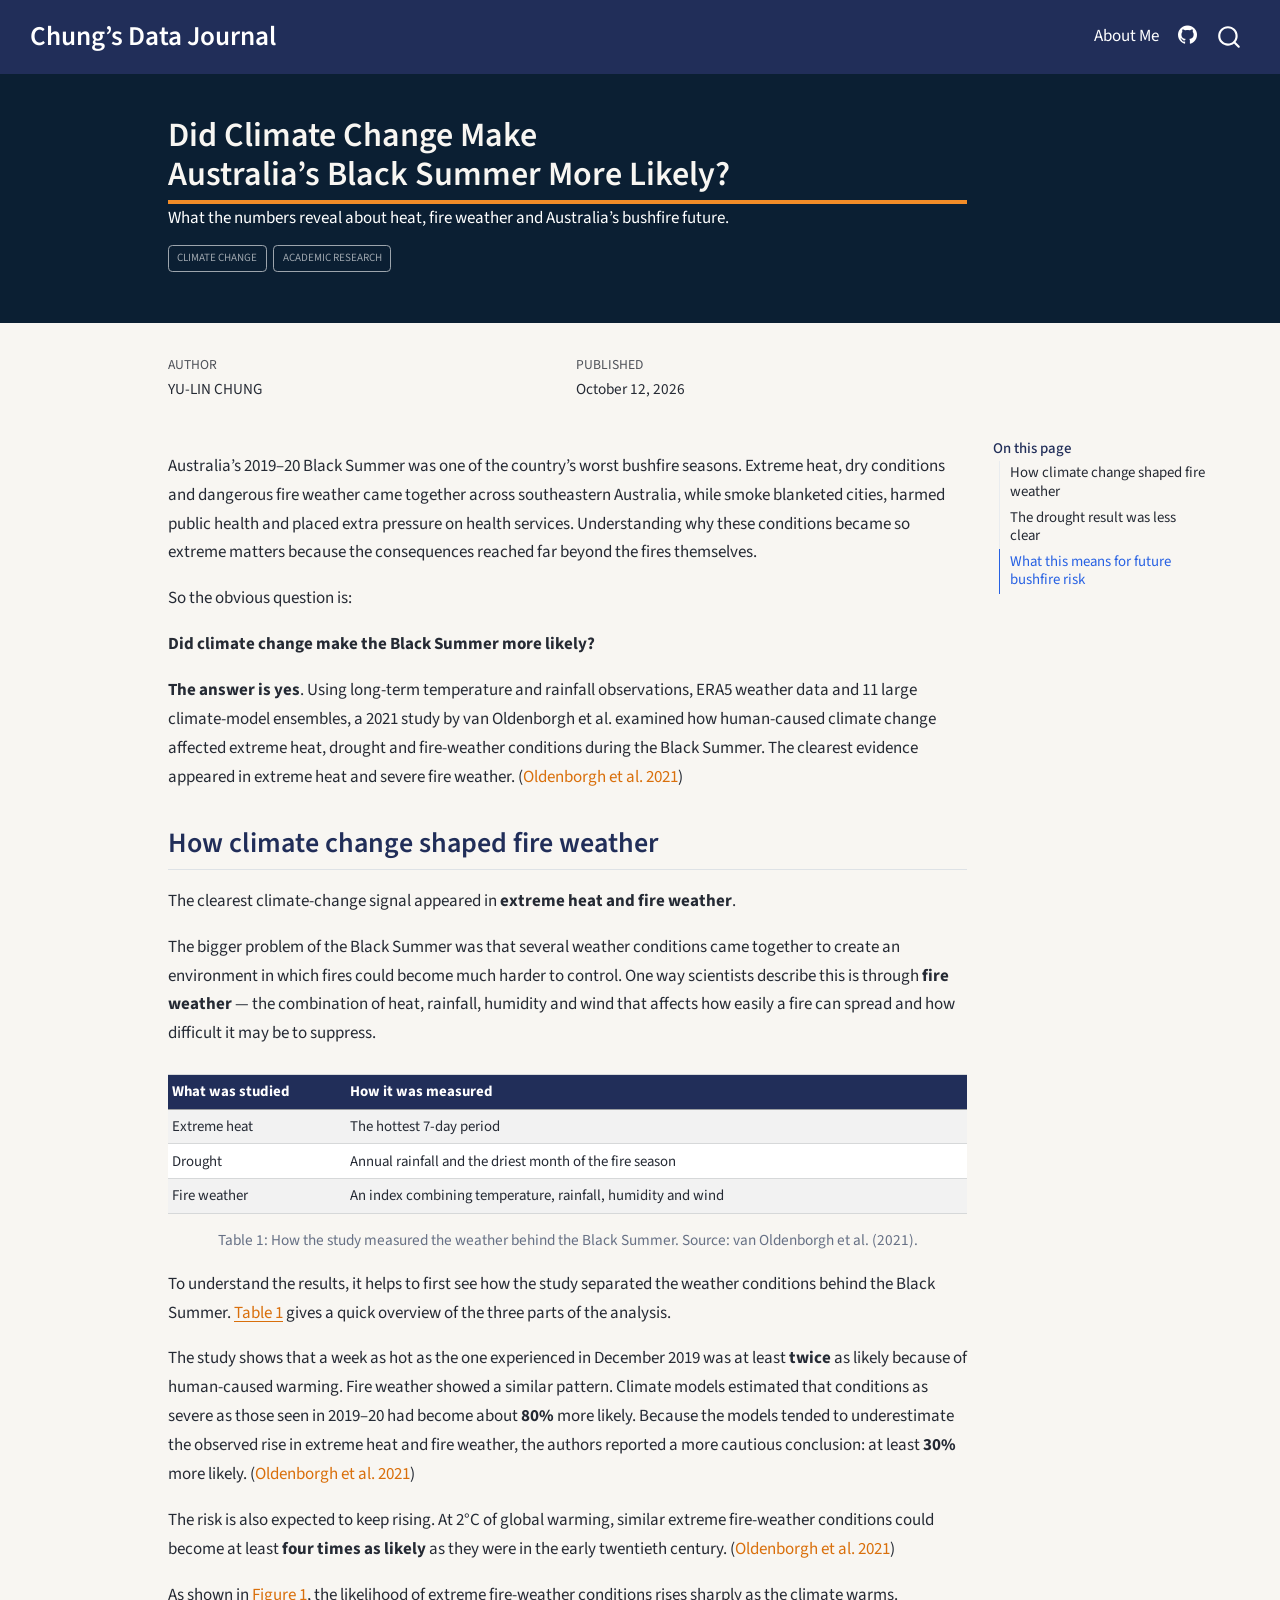
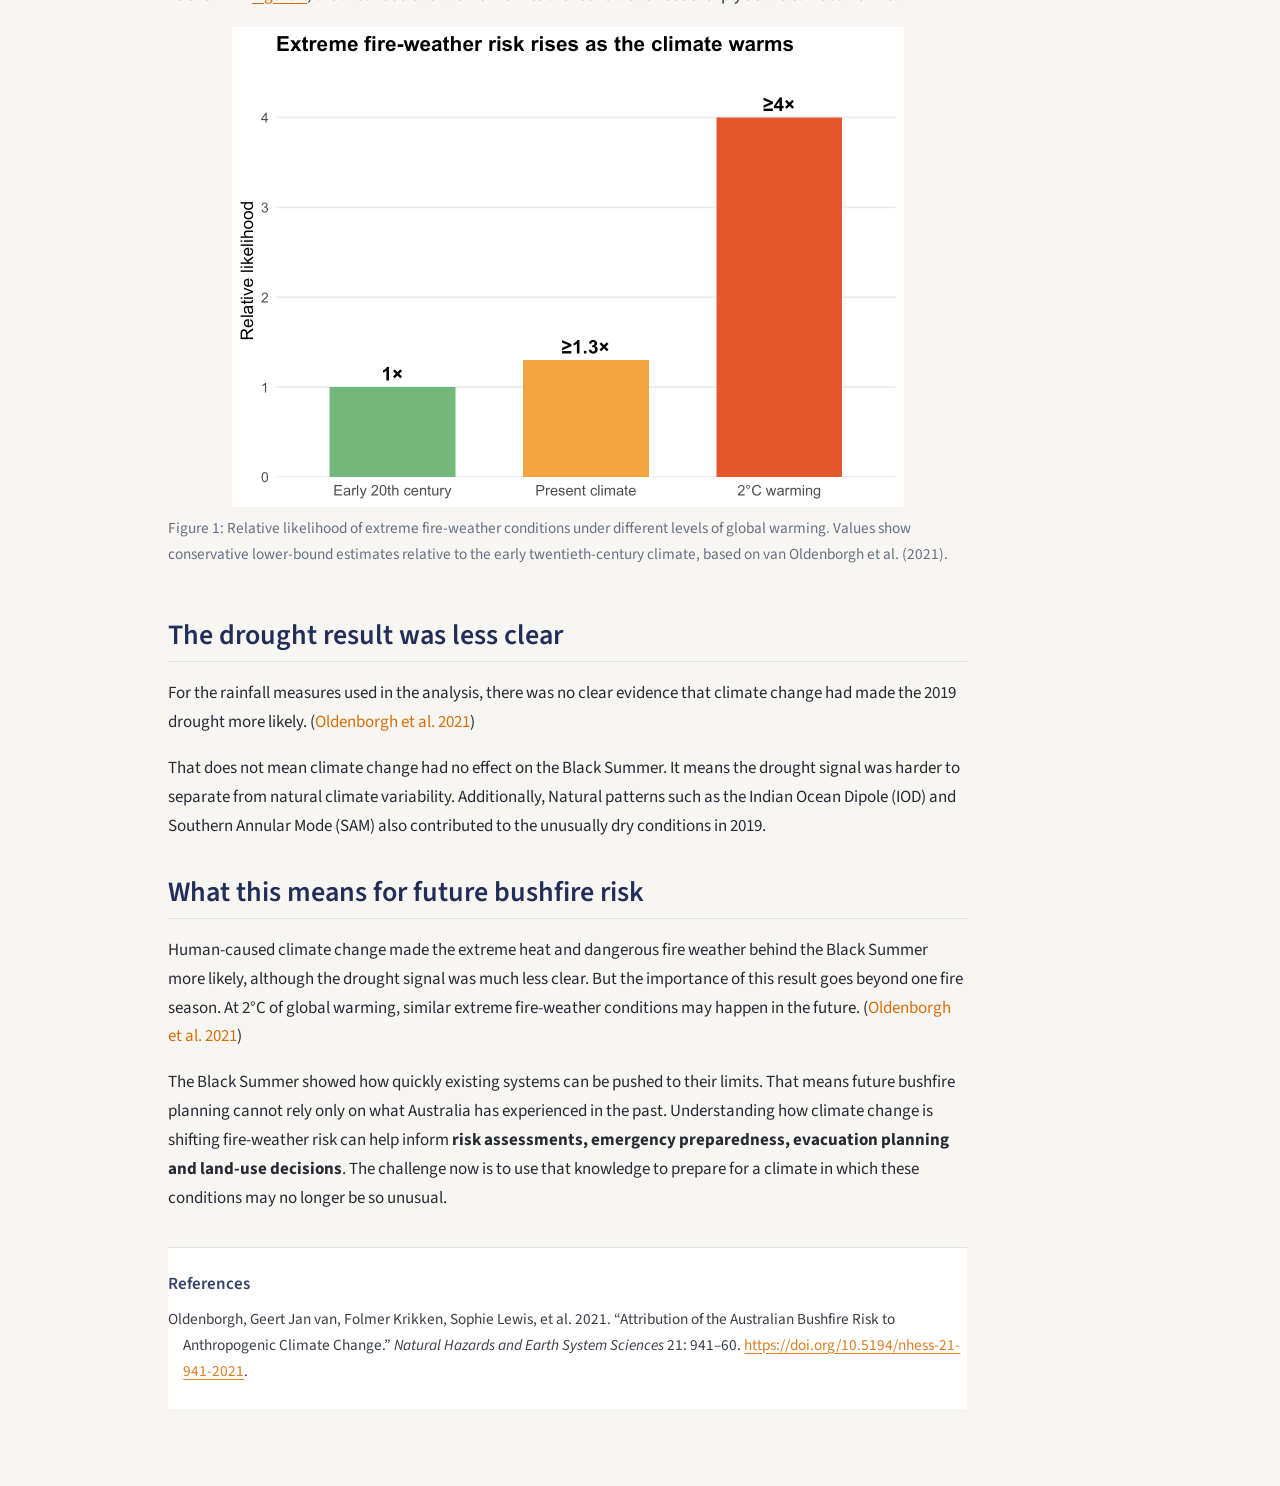
<file: posts/welcome/index.html>
<!DOCTYPE html>
<html xmlns="http://www.w3.org/1999/xhtml" lang="en" xml:lang="en"><head>

<meta charset="utf-8">
<meta name="generator" content="quarto-1.9.30">

<meta name="viewport" content="width=device-width, initial-scale=1.0, user-scalable=yes">

<meta name="author" content="YU-LIN CHUNG">
<meta name="dcterms.date" content="2026-10-12">
<meta name="description" content="What the numbers reveal about heat, fire weather and Australia’s bushfire future.">

<title>Did Climate Change Make Australia’s Black Summer More Likely? – Chung's Data Journal</title>
<style>
/* Default styles provided by pandoc.
** See https://pandoc.org/MANUAL.html#variables-for-html for config info.
*/
code{white-space: pre-wrap;}
span.smallcaps{font-variant: small-caps;}
div.columns{display: flex; gap: min(4vw, 1.5em);}
div.column{flex: auto; overflow-x: auto;}
div.hanging-indent{margin-left: 1.5em; text-indent: -1.5em;}
ul.task-list{list-style: none;}
ul.task-list li input[type="checkbox"] {
  width: 0.8em;
  margin: 0 0.8em 0.2em -1em; /* quarto-specific, see https://github.com/quarto-dev/quarto-cli/issues/4556 */ 
  vertical-align: middle;
}
/* CSS for citations */
div.csl-bib-body { }
div.csl-entry {
  clear: both;
}
.hanging-indent div.csl-entry {
  margin-left:2em;
  text-indent:-2em;
}
div.csl-left-margin {
  min-width:2em;
  float:left;
}
div.csl-right-inline {
  margin-left:2em;
  padding-left:1em;
}
div.csl-indent {
  margin-left: 2em;
}</style>


<script src="../../site_libs/quarto-nav/quarto-nav.js"></script>
<script src="../../site_libs/quarto-nav/headroom.min.js"></script>
<script src="../../site_libs/clipboard/clipboard.min.js"></script>
<script src="../../site_libs/quarto-search/autocomplete.umd.js"></script>
<script src="../../site_libs/quarto-search/fuse.min.js"></script>
<script src="../../site_libs/quarto-search/quarto-search.js"></script>
<meta name="quarto:offset" content="../../">
<script src="../../site_libs/quarto-html/quarto.js" type="module"></script>
<script src="../../site_libs/quarto-html/tabsets/tabsets.js" type="module"></script>
<script src="../../site_libs/quarto-html/popper.min.js"></script>
<script src="../../site_libs/quarto-html/tippy.umd.min.js"></script>
<script src="../../site_libs/quarto-html/anchor.min.js"></script>
<link href="../../site_libs/quarto-html/tippy.css" rel="stylesheet">
<link href="../../site_libs/quarto-html/quarto-syntax-highlighting-b6a8276bf55561bdbc268162d41bd1f7.css" rel="stylesheet" id="quarto-text-highlighting-styles">
<script src="../../site_libs/bootstrap/bootstrap.min.js"></script>
<link href="../../site_libs/bootstrap/bootstrap-icons.css" rel="stylesheet">
<link href="../../site_libs/bootstrap/bootstrap-4cdc4796310bebe81319b5e88b9b9c6e.min.css" rel="stylesheet" append-hash="true" id="quarto-bootstrap" data-mode="light">
<script id="quarto-search-options" type="application/json">{
  "location": "navbar",
  "copy-button": false,
  "collapse-after": 3,
  "panel-placement": "end",
  "type": "overlay",
  "limit": 50,
  "keyboard-shortcut": [
    "f",
    "/",
    "s"
  ],
  "show-item-context": false,
  "language": {
    "search-no-results-text": "No results",
    "search-matching-documents-text": "matching documents",
    "search-copy-link-title": "Copy link to search",
    "search-hide-matches-text": "Hide additional matches",
    "search-more-match-text": "more match in this document",
    "search-more-matches-text": "more matches in this document",
    "search-clear-button-title": "Clear",
    "search-text-placeholder": "",
    "search-detached-cancel-button-title": "Cancel",
    "search-submit-button-title": "Submit",
    "search-label": "Search"
  }
}</script>


<link rel="stylesheet" href="../../styles.css">
</head>

<body class="nav-fixed article-page quarto-light">

<div id="quarto-search-results"></div>
  <header id="quarto-header" class="headroom fixed-top quarto-banner">
    <nav class="navbar navbar-expand-lg " data-bs-theme="dark">
      <div class="navbar-container container-fluid">
      <div class="navbar-brand-container mx-auto">
    <a class="navbar-brand" href="../../index.html">
    <span class="navbar-title">Chung’s Data Journal</span>
    </a>
  </div>
            <div id="quarto-search" class="" title="Search"></div>
          <button class="navbar-toggler" type="button" data-bs-toggle="collapse" data-bs-target="#navbarCollapse" aria-controls="navbarCollapse" role="menu" aria-expanded="false" aria-label="Toggle navigation" onclick="if (window.quartoToggleHeadroom) { window.quartoToggleHeadroom(); }">
  <span class="navbar-toggler-icon"></span>
</button>
          <div class="collapse navbar-collapse" id="navbarCollapse">
            <ul class="navbar-nav navbar-nav-scroll ms-auto">
  <li class="nav-item">
    <a class="nav-link" href="../../about.html"> 
<span class="menu-text">About Me</span></a>
  </li>  
  <li class="nav-item compact">
    <a class="nav-link" href="https://github.com/yulinchung"> <i class="bi bi-github" role="img" aria-label="GitHub">
</i> 
<span class="menu-text"></span></a>
  </li>  
</ul>
          </div> <!-- /navcollapse -->
            <div class="quarto-navbar-tools">
</div>
      </div> <!-- /container-fluid -->
    </nav>
</header>
<!-- content -->
<header id="title-block-header" class="quarto-title-block default page-columns page-full">
  <div class="quarto-title-banner page-columns page-full">
    <div class="quarto-title column-body">
      <h1 class="title">Did Climate Change Make<br>Australia’s Black Summer More Likely?</h1>
                  <div>
        <div class="description">
          What the numbers reveal about heat, fire weather and Australia’s bushfire future.
        </div>
      </div>
                          <div class="quarto-categories">
                <div class="quarto-category">Climate Change</div>
                <div class="quarto-category">Academic Research</div>
              </div>
                  </div>
  </div>
    
  
  <div class="quarto-title-meta">

      <div>
      <div class="quarto-title-meta-heading">Author</div>
      <div class="quarto-title-meta-contents">
               <p>YU-LIN CHUNG </p>
            </div>
    </div>
      
      <div>
      <div class="quarto-title-meta-heading">Published</div>
      <div class="quarto-title-meta-contents">
        <p class="date">October 12, 2026</p>
      </div>
    </div>
    
      
    </div>
    
  
  </header><div id="quarto-content" class="quarto-container page-columns page-rows-contents page-layout-article page-navbar">
<!-- sidebar -->
<!-- margin-sidebar -->
    <div id="quarto-margin-sidebar" class="sidebar margin-sidebar">
        <nav id="TOC" role="doc-toc" class="toc-active">
    <h2 id="toc-title">On this page</h2>
   
  <ul>
  <li><a href="#how-climate-change-shaped-fire-weather" id="toc-how-climate-change-shaped-fire-weather" class="nav-link active" data-scroll-target="#how-climate-change-shaped-fire-weather">How climate change shaped fire weather</a></li>
  <li><a href="#the-drought-result-was-less-clear" id="toc-the-drought-result-was-less-clear" class="nav-link" data-scroll-target="#the-drought-result-was-less-clear">The drought result was less clear</a></li>
  <li><a href="#what-this-means-for-future-bushfire-risk" id="toc-what-this-means-for-future-bushfire-risk" class="nav-link" data-scroll-target="#what-this-means-for-future-bushfire-risk">What this means for future bushfire risk</a></li>
  </ul>
</nav>
    </div>
<!-- main -->
<main class="content quarto-banner-title-block" id="quarto-document-content">





<p>Australia’s 2019–20 Black Summer was one of the country’s worst bushfire seasons. Extreme heat, dry conditions and dangerous fire weather came together across southeastern Australia, while smoke blanketed cities, harmed public health and placed extra pressure on health services. Understanding why these conditions became so extreme matters because the consequences reached far beyond the fires themselves.</p>
<p>So the obvious question is:</p>
<p><strong>Did climate change make the Black Summer more likely?</strong></p>
<p><strong>The answer is yes</strong>. Using long-term temperature and rainfall observations, ERA5 weather data and 11 large climate-model ensembles, a 2021 study by van Oldenborgh et al.&nbsp;examined how human-caused climate change affected extreme heat, drought and fire-weather conditions during the Black Summer. The clearest evidence appeared in extreme heat and severe fire weather. <span class="citation" data-cites="vanoldenborgh2021">(<a href="#ref-vanoldenborgh2021" role="doc-biblioref">Oldenborgh et al. 2021</a>)</span></p>
<section id="how-climate-change-shaped-fire-weather" class="level2">
<h2 class="anchored" data-anchor-id="how-climate-change-shaped-fire-weather">How climate change shaped fire weather</h2>
<p>The clearest climate-change signal appeared in <strong>extreme heat and fire weather</strong>.</p>
<p>The bigger problem of the Black Summer was that several weather conditions came together to create an environment in which fires could become much harder to control. One way scientists describe this is through <strong>fire weather</strong> — the combination of heat, rainfall, humidity and wind that affects how easily a fire can spread and how difficult it may be to suppress.</p>
<div class="cell" data-tbl-cap-location="bottom">
<div id="tbl-measures" class="cell quarto-float quarto-figure quarto-figure-center anchored" data-tbl-cap-location="bottom">
<figure class="quarto-float quarto-float-tbl figure">
<div aria-describedby="tbl-measures-caption-0ceaefa1-69ba-4598-a22c-09a6ac19f8ca">
<div class="cell-output-display">
<table class="cell caption-top table table-sm table-striped small">
<colgroup>
<col style="width: 22%">
<col style="width: 77%">
</colgroup>
<thead>
<tr class="header">
<th style="text-align: left;">What was studied</th>
<th style="text-align: left;">How it was measured</th>
</tr>
</thead>
<tbody>
<tr class="odd">
<td style="text-align: left;">Extreme heat</td>
<td style="text-align: left;">The hottest 7-day period</td>
</tr>
<tr class="even">
<td style="text-align: left;">Drought</td>
<td style="text-align: left;">Annual rainfall and the driest month of the fire season</td>
</tr>
<tr class="odd">
<td style="text-align: left;">Fire weather</td>
<td style="text-align: left;">An index combining temperature, rainfall, humidity and wind</td>
</tr>
</tbody>
</table>
</div>
</div>
<figcaption class="quarto-float-caption-bottom quarto-float-caption quarto-float-tbl" id="tbl-measures-caption-0ceaefa1-69ba-4598-a22c-09a6ac19f8ca">
Table&nbsp;1: How the study measured the weather behind the Black Summer. Source: van Oldenborgh et al.&nbsp;(2021).
</figcaption>
</figure>
</div>
</div>
<p>To understand the results, it helps to first see how the study separated the weather conditions behind the Black Summer. <a href="#tbl-measures" class="quarto-xref">Table&nbsp;1</a> gives a quick overview of the three parts of the analysis.</p>
<p>The study shows that a week as hot as the one experienced in December 2019 was at least <strong>twice</strong> as likely because of human-caused warming. Fire weather showed a similar pattern. Climate models estimated that conditions as severe as those seen in 2019–20 had become about <strong>80%</strong> more likely. Because the models tended to underestimate the observed rise in extreme heat and fire weather, the authors reported a more cautious conclusion: at least <strong>30%</strong> more likely. <span class="citation" data-cites="vanoldenborgh2021">(<a href="#ref-vanoldenborgh2021" role="doc-biblioref">Oldenborgh et al. 2021</a>)</span></p>
<p>The risk is also expected to keep rising. At 2°C of global warming, similar extreme fire-weather conditions could become at least <strong>four times as likely</strong> as they were in the early twentieth century. <span class="citation" data-cites="vanoldenborgh2021">(<a href="#ref-vanoldenborgh2021" role="doc-biblioref">Oldenborgh et al. 2021</a>)</span></p>
<p>As shown in <a href="#fig-fire-weather-risk" class="quarto-xref">Figure&nbsp;1</a>, the likelihood of extreme fire-weather conditions rises sharply as the climate warms.</p>
<div class="cell">
<div class="cell-output-display">
<div id="fig-fire-weather-risk" class="quarto-float quarto-figure quarto-figure-center anchored">
<figure class="quarto-float quarto-float-fig figure">
<div aria-describedby="fig-fire-weather-risk-caption-0ceaefa1-69ba-4598-a22c-09a6ac19f8ca">
<img src="index_files/figure-html/fig-fire-weather-risk-1.png" class="img-fluid figure-img" width="672">
</div>
<figcaption class="quarto-float-caption-bottom quarto-float-caption quarto-float-fig" id="fig-fire-weather-risk-caption-0ceaefa1-69ba-4598-a22c-09a6ac19f8ca">
Figure&nbsp;1: Relative likelihood of extreme fire-weather conditions under different levels of global warming. Values show conservative lower-bound estimates relative to the early twentieth-century climate, based on van Oldenborgh et al.&nbsp;(2021).
</figcaption>
</figure>
</div>
</div>
</div>
</section>
<section id="the-drought-result-was-less-clear" class="level2">
<h2 class="anchored" data-anchor-id="the-drought-result-was-less-clear">The drought result was less clear</h2>
<p>For the rainfall measures used in the analysis, there was no clear evidence that climate change had made the 2019 drought more likely. <span class="citation" data-cites="vanoldenborgh2021">(<a href="#ref-vanoldenborgh2021" role="doc-biblioref">Oldenborgh et al. 2021</a>)</span></p>
<p>That does not mean climate change had no effect on the Black Summer. It means the drought signal was harder to separate from natural climate variability. Additionally, Natural patterns such as the Indian Ocean Dipole (IOD) and Southern Annular Mode (SAM) also contributed to the unusually dry conditions in 2019.</p>
</section>
<section id="what-this-means-for-future-bushfire-risk" class="level2">
<h2 class="anchored" data-anchor-id="what-this-means-for-future-bushfire-risk">What this means for future bushfire risk</h2>
<p>Human-caused climate change made the extreme heat and dangerous fire weather behind the Black Summer more likely, although the drought signal was much less clear. But the importance of this result goes beyond one fire season. At 2°C of global warming, similar extreme fire-weather conditions may happen in the future. <span class="citation" data-cites="vanoldenborgh2021">(<a href="#ref-vanoldenborgh2021" role="doc-biblioref">Oldenborgh et al. 2021</a>)</span></p>
<p>The Black Summer showed how quickly existing systems can be pushed to their limits. That means future bushfire planning cannot rely only on what Australia has experienced in the past. Understanding how climate change is shifting fire-weather risk can help inform <strong>risk assessments, emergency preparedness, evacuation planning and land-use decisions</strong>. The challenge now is to use that knowledge to prepare for a climate in which these conditions may no longer be so unusual.</p>



</section>

<div id="quarto-appendix" class="default"><section class="quarto-appendix-contents" role="doc-bibliography" id="quarto-bibliography"><h2 class="anchored quarto-appendix-heading">References</h2><div id="refs" class="references csl-bib-body hanging-indent" role="list">
<div id="ref-vanoldenborgh2021" class="csl-entry" role="listitem">
Oldenborgh, Geert Jan van, Folmer Krikken, Sophie Lewis, et al. 2021. <span>“Attribution of the Australian Bushfire Risk to Anthropogenic Climate Change.”</span> <em>Natural Hazards and Earth System Sciences</em> 21: 941–60. <a href="https://doi.org/10.5194/nhess-21-941-2021">https://doi.org/10.5194/nhess-21-941-2021</a>.
</div>
</div></section></div></main> <!-- /main -->
<script id="quarto-html-after-body" type="application/javascript">
  window.document.addEventListener("DOMContentLoaded", function (event) {
    const icon = "";
    const anchorJS = new window.AnchorJS();
    anchorJS.options = {
      placement: 'right',
      icon: icon
    };
    anchorJS.add('.anchored');
    const isCodeAnnotation = (el) => {
      for (const clz of el.classList) {
        if (clz.startsWith('code-annotation-')) {                     
          return true;
        }
      }
      return false;
    }
    const onCopySuccess = function(e) {
      // button target
      const button = e.trigger;
      // don't keep focus
      button.blur();
      // flash "checked"
      button.classList.add('code-copy-button-checked');
      var currentTitle = button.getAttribute("title");
      button.setAttribute("title", "Copied!");
      let tooltip;
      if (window.bootstrap) {
        button.setAttribute("data-bs-toggle", "tooltip");
        button.setAttribute("data-bs-placement", "left");
        button.setAttribute("data-bs-title", "Copied!");
        tooltip = new bootstrap.Tooltip(button, 
          { trigger: "manual", 
            customClass: "code-copy-button-tooltip",
            offset: [0, -8]});
        tooltip.show();    
      }
      setTimeout(function() {
        if (tooltip) {
          tooltip.hide();
          button.removeAttribute("data-bs-title");
          button.removeAttribute("data-bs-toggle");
          button.removeAttribute("data-bs-placement");
        }
        button.setAttribute("title", currentTitle);
        button.classList.remove('code-copy-button-checked');
      }, 1000);
      // clear code selection
      e.clearSelection();
    }
    const getTextToCopy = function(trigger) {
      const outerScaffold = trigger.parentElement.cloneNode(true);
      const codeEl = outerScaffold.querySelector('code');
      for (const childEl of codeEl.children) {
        if (isCodeAnnotation(childEl)) {
          childEl.remove();
        }
      }
      return codeEl.innerText;
    }
    const clipboard = new window.ClipboardJS('.code-copy-button:not([data-in-quarto-modal])', {
      text: getTextToCopy
    });
    clipboard.on('success', onCopySuccess);
    if (window.document.getElementById('quarto-embedded-source-code-modal')) {
      const clipboardModal = new window.ClipboardJS('.code-copy-button[data-in-quarto-modal]', {
        text: getTextToCopy,
        container: window.document.getElementById('quarto-embedded-source-code-modal')
      });
      clipboardModal.on('success', onCopySuccess);
    }
      var localhostRegex = new RegExp(/^(?:http|https):\/\/localhost\:?[0-9]*\//);
      var mailtoRegex = new RegExp(/^mailto:/);
        var filterRegex = new RegExp("https:\/\/ETC5523-2026\.github\.io\/etc5523-assignment-3-yulinchung\/");
      var isInternal = (href) => {
          return filterRegex.test(href) || localhostRegex.test(href) || mailtoRegex.test(href);
      }
      // Inspect non-navigation links and adorn them if external
     var links = window.document.querySelectorAll('a[href]:not(.nav-link):not(.navbar-brand):not(.toc-action):not(.sidebar-link):not(.sidebar-item-toggle):not(.pagination-link):not(.no-external):not([aria-hidden]):not(.dropdown-item):not(.quarto-navigation-tool):not(.about-link)');
      for (var i=0; i<links.length; i++) {
        const link = links[i];
        if (!isInternal(link.href)) {
          // undo the damage that might have been done by quarto-nav.js in the case of
          // links that we want to consider external
          if (link.dataset.originalHref !== undefined) {
            link.href = link.dataset.originalHref;
          }
        }
      }
    function tippyHover(el, contentFn, onTriggerFn, onUntriggerFn) {
      const config = {
        allowHTML: true,
        maxWidth: 500,
        delay: 100,
        arrow: false,
        appendTo: function(el) {
            return el.parentElement;
        },
        interactive: true,
        interactiveBorder: 10,
        theme: 'quarto',
        placement: 'bottom-start',
      };
      if (contentFn) {
        config.content = contentFn;
      }
      if (onTriggerFn) {
        config.onTrigger = onTriggerFn;
      }
      if (onUntriggerFn) {
        config.onUntrigger = onUntriggerFn;
      }
      window.tippy(el, config); 
    }
    const noterefs = window.document.querySelectorAll('a[role="doc-noteref"]');
    for (var i=0; i<noterefs.length; i++) {
      const ref = noterefs[i];
      tippyHover(ref, function() {
        // use id or data attribute instead here
        let href = ref.getAttribute('data-footnote-href') || ref.getAttribute('href');
        try { href = new URL(href).hash; } catch {}
        const id = href.replace(/^#\/?/, "");
        const note = window.document.getElementById(id);
        if (note) {
          return note.innerHTML;
        } else {
          return "";
        }
      });
    }
    const xrefs = window.document.querySelectorAll('a.quarto-xref');
    const processXRef = (id, note) => {
      // Strip column container classes
      const stripColumnClz = (el) => {
        el.classList.remove("page-full", "page-columns");
        if (el.children) {
          for (const child of el.children) {
            stripColumnClz(child);
          }
        }
      }
      stripColumnClz(note)
      if (id === null || id.startsWith('sec-')) {
        // Special case sections, only their first couple elements
        const container = document.createElement("div");
        if (note.children && note.children.length > 2) {
          container.appendChild(note.children[0].cloneNode(true));
          for (let i = 1; i < note.children.length; i++) {
            const child = note.children[i];
            if (child.tagName === "P" && child.innerText === "") {
              continue;
            } else {
              container.appendChild(child.cloneNode(true));
              break;
            }
          }
          if (window.Quarto?.typesetMath) {
            window.Quarto.typesetMath(container);
          }
          return container.innerHTML
        } else {
          if (window.Quarto?.typesetMath) {
            window.Quarto.typesetMath(note);
          }
          return note.innerHTML;
        }
      } else {
        // Remove any anchor links if they are present
        const anchorLink = note.querySelector('a.anchorjs-link');
        if (anchorLink) {
          anchorLink.remove();
        }
        if (window.Quarto?.typesetMath) {
          window.Quarto.typesetMath(note);
        }
        if (note.classList.contains("callout")) {
          return note.outerHTML;
        } else {
          return note.innerHTML;
        }
      }
    }
    for (var i=0; i<xrefs.length; i++) {
      const xref = xrefs[i];
      tippyHover(xref, undefined, function(instance) {
        instance.disable();
        let url = xref.getAttribute('href');
        let hash = undefined; 
        if (url.startsWith('#')) {
          hash = url;
        } else {
          try { hash = new URL(url).hash; } catch {}
        }
        if (hash) {
          const id = hash.replace(/^#\/?/, "");
          const note = window.document.getElementById(id);
          if (note !== null) {
            try {
              const html = processXRef(id, note.cloneNode(true));
              instance.setContent(html);
            } finally {
              instance.enable();
              instance.show();
            }
          } else {
            // See if we can fetch this
            fetch(url.split('#')[0])
            .then(res => res.text())
            .then(html => {
              const parser = new DOMParser();
              const htmlDoc = parser.parseFromString(html, "text/html");
              const note = htmlDoc.getElementById(id);
              if (note !== null) {
                const html = processXRef(id, note);
                instance.setContent(html);
              } 
            }).finally(() => {
              instance.enable();
              instance.show();
            });
          }
        } else {
          // See if we can fetch a full url (with no hash to target)
          // This is a special case and we should probably do some content thinning / targeting
          fetch(url)
          .then(res => res.text())
          .then(html => {
            const parser = new DOMParser();
            const htmlDoc = parser.parseFromString(html, "text/html");
            const note = htmlDoc.querySelector('main.content');
            if (note !== null) {
              // This should only happen for chapter cross references
              // (since there is no id in the URL)
              // remove the first header
              if (note.children.length > 0 && note.children[0].tagName === "HEADER") {
                note.children[0].remove();
              }
              const html = processXRef(null, note);
              instance.setContent(html);
            } 
          }).finally(() => {
            instance.enable();
            instance.show();
          });
        }
      }, function(instance) {
      });
    }
        let selectedAnnoteEl;
        const selectorForAnnotation = ( cell, annotation) => {
          let cellAttr = 'data-code-cell="' + cell + '"';
          let lineAttr = 'data-code-annotation="' +  annotation + '"';
          const selector = 'span[' + cellAttr + '][' + lineAttr + ']';
          return selector;
        }
        const selectCodeLines = (annoteEl) => {
          const doc = window.document;
          const targetCell = annoteEl.getAttribute("data-target-cell");
          const targetAnnotation = annoteEl.getAttribute("data-target-annotation");
          const annoteSpan = window.document.querySelector(selectorForAnnotation(targetCell, targetAnnotation));
          const lines = annoteSpan.getAttribute("data-code-lines").split(",");
          const lineIds = lines.map((line) => {
            return targetCell + "-" + line;
          })
          let top = null;
          let height = null;
          let parent = null;
          if (lineIds.length > 0) {
              //compute the position of the single el (top and bottom and make a div)
              const el = window.document.getElementById(lineIds[0]);
              top = el.offsetTop;
              height = el.offsetHeight;
              parent = el.parentElement.parentElement;
            if (lineIds.length > 1) {
              const lastEl = window.document.getElementById(lineIds[lineIds.length - 1]);
              const bottom = lastEl.offsetTop + lastEl.offsetHeight;
              height = bottom - top;
            }
            if (top !== null && height !== null && parent !== null) {
              // cook up a div (if necessary) and position it 
              let div = window.document.getElementById("code-annotation-line-highlight");
              if (div === null) {
                div = window.document.createElement("div");
                div.setAttribute("id", "code-annotation-line-highlight");
                div.style.position = 'absolute';
                parent.appendChild(div);
              }
              div.style.top = top - 2 + "px";
              div.style.height = height + 4 + "px";
              div.style.left = 0;
              let gutterDiv = window.document.getElementById("code-annotation-line-highlight-gutter");
              if (gutterDiv === null) {
                gutterDiv = window.document.createElement("div");
                gutterDiv.setAttribute("id", "code-annotation-line-highlight-gutter");
                gutterDiv.style.position = 'absolute';
                const codeCell = window.document.getElementById(targetCell);
                const gutter = codeCell.querySelector('.code-annotation-gutter');
                gutter.appendChild(gutterDiv);
              }
              gutterDiv.style.top = top - 2 + "px";
              gutterDiv.style.height = height + 4 + "px";
            }
            selectedAnnoteEl = annoteEl;
          }
        };
        const unselectCodeLines = () => {
          const elementsIds = ["code-annotation-line-highlight", "code-annotation-line-highlight-gutter"];
          elementsIds.forEach((elId) => {
            const div = window.document.getElementById(elId);
            if (div) {
              div.remove();
            }
          });
          selectedAnnoteEl = undefined;
        };
          // Handle positioning of the toggle
      window.addEventListener(
        "resize",
        throttle(() => {
          elRect = undefined;
          if (selectedAnnoteEl) {
            selectCodeLines(selectedAnnoteEl);
          }
        }, 10)
      );
      function throttle(fn, ms) {
      let throttle = false;
      let timer;
        return (...args) => {
          if(!throttle) { // first call gets through
              fn.apply(this, args);
              throttle = true;
          } else { // all the others get throttled
              if(timer) clearTimeout(timer); // cancel #2
              timer = setTimeout(() => {
                fn.apply(this, args);
                timer = throttle = false;
              }, ms);
          }
        };
      }
        // Attach click handler to the DT
        const annoteDls = window.document.querySelectorAll('dt[data-target-cell]');
        for (const annoteDlNode of annoteDls) {
          annoteDlNode.addEventListener('click', (event) => {
            const clickedEl = event.target;
            if (clickedEl !== selectedAnnoteEl) {
              unselectCodeLines();
              const activeEl = window.document.querySelector('dt[data-target-cell].code-annotation-active');
              if (activeEl) {
                activeEl.classList.remove('code-annotation-active');
              }
              selectCodeLines(clickedEl);
              clickedEl.classList.add('code-annotation-active');
            } else {
              // Unselect the line
              unselectCodeLines();
              clickedEl.classList.remove('code-annotation-active');
            }
          });
        }
    const findCites = (el) => {
      const parentEl = el.parentElement;
      if (parentEl) {
        const cites = parentEl.dataset.cites;
        if (cites) {
          return {
            el,
            cites: cites.split(' ')
          };
        } else {
          return findCites(el.parentElement)
        }
      } else {
        return undefined;
      }
    };
    var bibliorefs = window.document.querySelectorAll('a[role="doc-biblioref"]');
    for (var i=0; i<bibliorefs.length; i++) {
      const ref = bibliorefs[i];
      const citeInfo = findCites(ref);
      if (citeInfo) {
        tippyHover(citeInfo.el, function() {
          var popup = window.document.createElement('div');
          citeInfo.cites.forEach(function(cite) {
            var citeDiv = window.document.createElement('div');
            citeDiv.classList.add('hanging-indent');
            citeDiv.classList.add('csl-entry');
            var biblioDiv = window.document.getElementById('ref-' + cite);
            if (biblioDiv) {
              citeDiv.innerHTML = biblioDiv.innerHTML;
            }
            popup.appendChild(citeDiv);
          });
          return popup.innerHTML;
        });
      }
    }
  });
  </script>
</div> <!-- /content -->




</body></html>
</file>
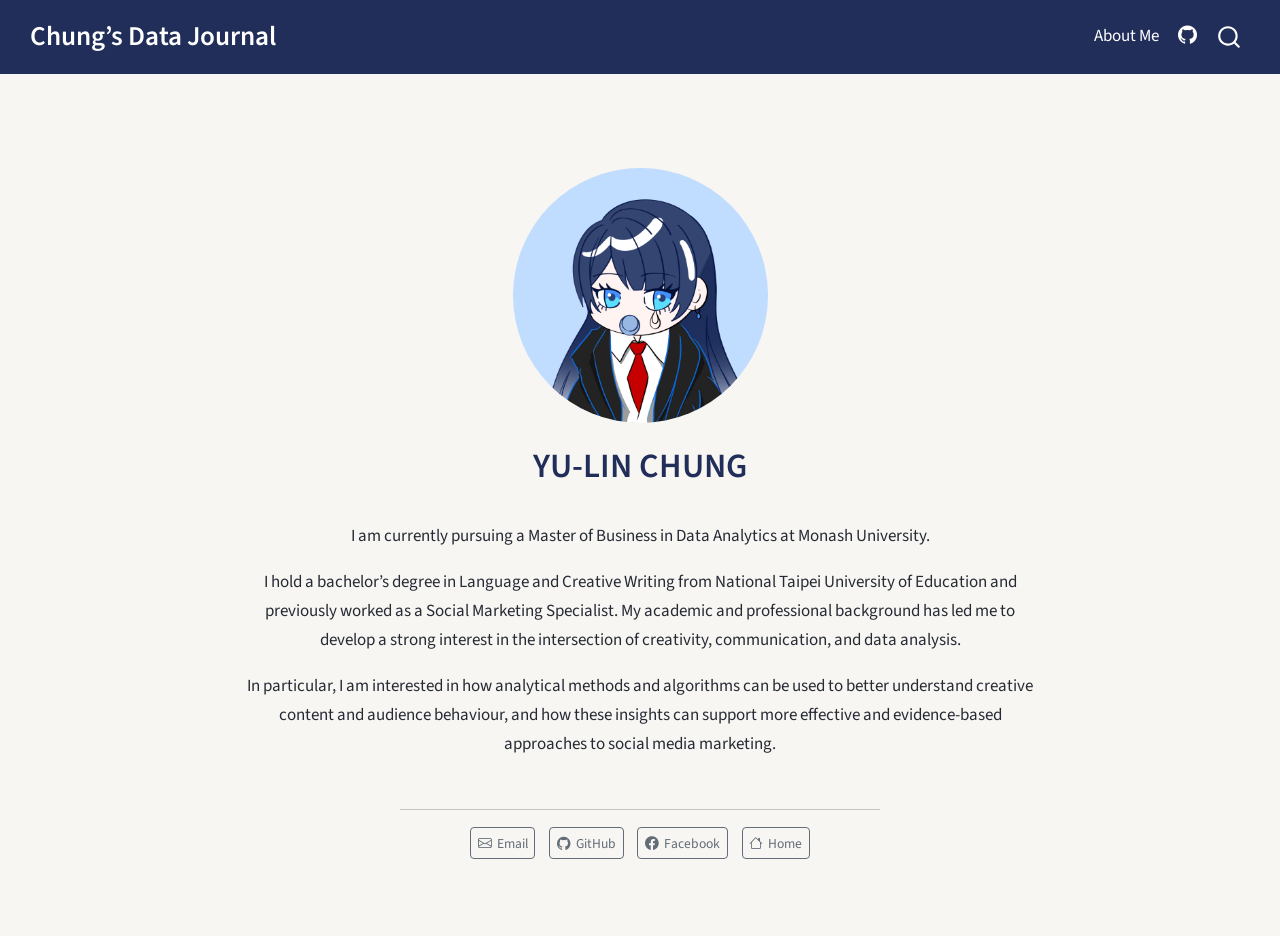
<file: about.html>
<!DOCTYPE html>
<html xmlns="http://www.w3.org/1999/xhtml" lang="en" xml:lang="en"><head>

<meta charset="utf-8">
<meta name="generator" content="quarto-1.9.30">

<meta name="viewport" content="width=device-width, initial-scale=1.0, user-scalable=yes">


<title>YU-LIN CHUNG – Chung’s Data Journal</title>
<style>
/* Default styles provided by pandoc.
** See https://pandoc.org/MANUAL.html#variables-for-html for config info.
*/
code{white-space: pre-wrap;}
span.smallcaps{font-variant: small-caps;}
div.columns{display: flex; gap: min(4vw, 1.5em);}
div.column{flex: auto; overflow-x: auto;}
div.hanging-indent{margin-left: 1.5em; text-indent: -1.5em;}
ul.task-list{list-style: none;}
ul.task-list li input[type="checkbox"] {
  width: 0.8em;
  margin: 0 0.8em 0.2em -1em; /* quarto-specific, see https://github.com/quarto-dev/quarto-cli/issues/4556 */ 
  vertical-align: middle;
}
</style>


<script src="site_libs/quarto-nav/quarto-nav.js"></script>
<script src="site_libs/quarto-nav/headroom.min.js"></script>
<script src="site_libs/clipboard/clipboard.min.js"></script>
<script src="site_libs/quarto-search/autocomplete.umd.js"></script>
<script src="site_libs/quarto-search/fuse.min.js"></script>
<script src="site_libs/quarto-search/quarto-search.js"></script>
<meta name="quarto:offset" content="./">
<script src="site_libs/quarto-html/quarto.js" type="module"></script>
<script src="site_libs/quarto-html/tabsets/tabsets.js" type="module"></script>
<script src="site_libs/quarto-html/popper.min.js"></script>
<script src="site_libs/quarto-html/tippy.umd.min.js"></script>
<link href="site_libs/quarto-html/tippy.css" rel="stylesheet">
<link href="site_libs/quarto-html/quarto-syntax-highlighting-b6a8276bf55561bdbc268162d41bd1f7.css" rel="stylesheet" id="quarto-text-highlighting-styles">
<script src="site_libs/bootstrap/bootstrap.min.js"></script>
<link href="site_libs/bootstrap/bootstrap-icons.css" rel="stylesheet">
<link href="site_libs/bootstrap/bootstrap-4cdc4796310bebe81319b5e88b9b9c6e.min.css" rel="stylesheet" append-hash="true" id="quarto-bootstrap" data-mode="light">
<script id="quarto-search-options" type="application/json">{
  "location": "navbar",
  "copy-button": false,
  "collapse-after": 3,
  "panel-placement": "end",
  "type": "overlay",
  "limit": 50,
  "keyboard-shortcut": [
    "f",
    "/",
    "s"
  ],
  "show-item-context": false,
  "language": {
    "search-no-results-text": "No results",
    "search-matching-documents-text": "matching documents",
    "search-copy-link-title": "Copy link to search",
    "search-hide-matches-text": "Hide additional matches",
    "search-more-match-text": "more match in this document",
    "search-more-matches-text": "more matches in this document",
    "search-clear-button-title": "Clear",
    "search-text-placeholder": "",
    "search-detached-cancel-button-title": "Cancel",
    "search-submit-button-title": "Submit",
    "search-label": "Search"
  }
}</script>


<link rel="stylesheet" href="styles.css">
</head>

<body class="nav-fixed fullcontent quarto-light">

<div id="quarto-search-results"></div>
  <header id="quarto-header" class="headroom fixed-top">
    <nav class="navbar navbar-expand-lg " data-bs-theme="dark">
      <div class="navbar-container container-fluid">
      <div class="navbar-brand-container mx-auto">
    <a class="navbar-brand" href="./index.html">
    <span class="navbar-title">Chung’s Data Journal</span>
    </a>
  </div>
            <div id="quarto-search" class="" title="Search"></div>
          <button class="navbar-toggler" type="button" data-bs-toggle="collapse" data-bs-target="#navbarCollapse" aria-controls="navbarCollapse" role="menu" aria-expanded="false" aria-label="Toggle navigation" onclick="if (window.quartoToggleHeadroom) { window.quartoToggleHeadroom(); }">
  <span class="navbar-toggler-icon"></span>
</button>
          <div class="collapse navbar-collapse" id="navbarCollapse">
            <ul class="navbar-nav navbar-nav-scroll ms-auto">
  <li class="nav-item">
    <a class="nav-link active" href="./about.html" aria-current="page"> 
<span class="menu-text">About Me</span></a>
  </li>  
  <li class="nav-item compact">
    <a class="nav-link" href="https://github.com/yulinchung"> <i class="bi bi-github" role="img" aria-label="GitHub">
</i> 
<span class="menu-text"></span></a>
  </li>  
</ul>
          </div> <!-- /navcollapse -->
            <div class="quarto-navbar-tools">
</div>
      </div> <!-- /container-fluid -->
    </nav>
</header>
<!-- content -->
<div id="quarto-content" class="quarto-container page-columns page-rows-contents page-layout-article page-navbar">
<!-- sidebar -->
<!-- margin-sidebar -->
    
<!-- main -->
<div class="quarto-about-jolla">
  <img src="profilepic.jpg" class="about-image
  round " style="height: 15em; width: 15em;">
 <header id="title-block-header" class="quarto-title-block default">
<div class="quarto-title">
<h1 class="title">YU-LIN CHUNG</h1>
</div>
<div class="quarto-title-meta">
  </div>
</header><main class="content" id="quarto-document-content">
<p>I am currently pursuing a Master of Business in Data Analytics at Monash University.</p>
<p>I hold a bachelor’s degree in Language and Creative Writing from National Taipei University of Education and previously worked as a Social Marketing Specialist. My academic and professional background has led me to develop a strong interest in the intersection of creativity, communication, and data analysis.</p>
<p>In particular, I am interested in how analytical methods and algorithms can be used to better understand creative content and audience behaviour, and how these insights can support more effective and evidence-based approaches to social media marketing.</p>


</main> 
  <hr class="about-sep">
   <div class="about-links">
  <a href="mailto:ychu0093@student.monash.edu" class="about-link" rel="" target="">
    <i class="bi bi-envelope"></i>
     <span class="about-link-text">Email</span>
  </a>
  <a href="https://github.com/yulinchung" class="about-link" rel="" target="">
    <i class="bi bi-github"></i>
     <span class="about-link-text">GitHub</span>
  </a>
  <a href="https://www.facebook.com/zhong.yu.lin.141311/" class="about-link" rel="" target="">
    <i class="bi bi-facebook"></i>
     <span class="about-link-text">Facebook</span>
  </a>
  <a href="https://etc5523-2026.github.io/etc5523-assignment-3-yulinchung/" class="about-link" rel="" target="">
    <i class="bi bi-house"></i>
     <span class="about-link-text">Home</span>
  </a>
</div>
</div>
 <!-- /main -->
<script id="quarto-html-after-body" type="application/javascript">
  window.document.addEventListener("DOMContentLoaded", function (event) {
    const isCodeAnnotation = (el) => {
      for (const clz of el.classList) {
        if (clz.startsWith('code-annotation-')) {                     
          return true;
        }
      }
      return false;
    }
    const onCopySuccess = function(e) {
      // button target
      const button = e.trigger;
      // don't keep focus
      button.blur();
      // flash "checked"
      button.classList.add('code-copy-button-checked');
      var currentTitle = button.getAttribute("title");
      button.setAttribute("title", "Copied!");
      let tooltip;
      if (window.bootstrap) {
        button.setAttribute("data-bs-toggle", "tooltip");
        button.setAttribute("data-bs-placement", "left");
        button.setAttribute("data-bs-title", "Copied!");
        tooltip = new bootstrap.Tooltip(button, 
          { trigger: "manual", 
            customClass: "code-copy-button-tooltip",
            offset: [0, -8]});
        tooltip.show();    
      }
      setTimeout(function() {
        if (tooltip) {
          tooltip.hide();
          button.removeAttribute("data-bs-title");
          button.removeAttribute("data-bs-toggle");
          button.removeAttribute("data-bs-placement");
        }
        button.setAttribute("title", currentTitle);
        button.classList.remove('code-copy-button-checked');
      }, 1000);
      // clear code selection
      e.clearSelection();
    }
    const getTextToCopy = function(trigger) {
      const outerScaffold = trigger.parentElement.cloneNode(true);
      const codeEl = outerScaffold.querySelector('code');
      for (const childEl of codeEl.children) {
        if (isCodeAnnotation(childEl)) {
          childEl.remove();
        }
      }
      return codeEl.innerText;
    }
    const clipboard = new window.ClipboardJS('.code-copy-button:not([data-in-quarto-modal])', {
      text: getTextToCopy
    });
    clipboard.on('success', onCopySuccess);
    if (window.document.getElementById('quarto-embedded-source-code-modal')) {
      const clipboardModal = new window.ClipboardJS('.code-copy-button[data-in-quarto-modal]', {
        text: getTextToCopy,
        container: window.document.getElementById('quarto-embedded-source-code-modal')
      });
      clipboardModal.on('success', onCopySuccess);
    }
      var localhostRegex = new RegExp(/^(?:http|https):\/\/localhost\:?[0-9]*\//);
      var mailtoRegex = new RegExp(/^mailto:/);
        var filterRegex = new RegExp("https:\/\/ETC5523-2026\.github\.io\/etc5523-assignment-3-yulinchung\/");
      var isInternal = (href) => {
          return filterRegex.test(href) || localhostRegex.test(href) || mailtoRegex.test(href);
      }
      // Inspect non-navigation links and adorn them if external
     var links = window.document.querySelectorAll('a[href]:not(.nav-link):not(.navbar-brand):not(.toc-action):not(.sidebar-link):not(.sidebar-item-toggle):not(.pagination-link):not(.no-external):not([aria-hidden]):not(.dropdown-item):not(.quarto-navigation-tool):not(.about-link)');
      for (var i=0; i<links.length; i++) {
        const link = links[i];
        if (!isInternal(link.href)) {
          // undo the damage that might have been done by quarto-nav.js in the case of
          // links that we want to consider external
          if (link.dataset.originalHref !== undefined) {
            link.href = link.dataset.originalHref;
          }
        }
      }
    function tippyHover(el, contentFn, onTriggerFn, onUntriggerFn) {
      const config = {
        allowHTML: true,
        maxWidth: 500,
        delay: 100,
        arrow: false,
        appendTo: function(el) {
            return el.parentElement;
        },
        interactive: true,
        interactiveBorder: 10,
        theme: 'quarto',
        placement: 'bottom-start',
      };
      if (contentFn) {
        config.content = contentFn;
      }
      if (onTriggerFn) {
        config.onTrigger = onTriggerFn;
      }
      if (onUntriggerFn) {
        config.onUntrigger = onUntriggerFn;
      }
      window.tippy(el, config); 
    }
    const noterefs = window.document.querySelectorAll('a[role="doc-noteref"]');
    for (var i=0; i<noterefs.length; i++) {
      const ref = noterefs[i];
      tippyHover(ref, function() {
        // use id or data attribute instead here
        let href = ref.getAttribute('data-footnote-href') || ref.getAttribute('href');
        try { href = new URL(href).hash; } catch {}
        const id = href.replace(/^#\/?/, "");
        const note = window.document.getElementById(id);
        if (note) {
          return note.innerHTML;
        } else {
          return "";
        }
      });
    }
    const xrefs = window.document.querySelectorAll('a.quarto-xref');
    const processXRef = (id, note) => {
      // Strip column container classes
      const stripColumnClz = (el) => {
        el.classList.remove("page-full", "page-columns");
        if (el.children) {
          for (const child of el.children) {
            stripColumnClz(child);
          }
        }
      }
      stripColumnClz(note)
      if (id === null || id.startsWith('sec-')) {
        // Special case sections, only their first couple elements
        const container = document.createElement("div");
        if (note.children && note.children.length > 2) {
          container.appendChild(note.children[0].cloneNode(true));
          for (let i = 1; i < note.children.length; i++) {
            const child = note.children[i];
            if (child.tagName === "P" && child.innerText === "") {
              continue;
            } else {
              container.appendChild(child.cloneNode(true));
              break;
            }
          }
          if (window.Quarto?.typesetMath) {
            window.Quarto.typesetMath(container);
          }
          return container.innerHTML
        } else {
          if (window.Quarto?.typesetMath) {
            window.Quarto.typesetMath(note);
          }
          return note.innerHTML;
        }
      } else {
        // Remove any anchor links if they are present
        const anchorLink = note.querySelector('a.anchorjs-link');
        if (anchorLink) {
          anchorLink.remove();
        }
        if (window.Quarto?.typesetMath) {
          window.Quarto.typesetMath(note);
        }
        if (note.classList.contains("callout")) {
          return note.outerHTML;
        } else {
          return note.innerHTML;
        }
      }
    }
    for (var i=0; i<xrefs.length; i++) {
      const xref = xrefs[i];
      tippyHover(xref, undefined, function(instance) {
        instance.disable();
        let url = xref.getAttribute('href');
        let hash = undefined; 
        if (url.startsWith('#')) {
          hash = url;
        } else {
          try { hash = new URL(url).hash; } catch {}
        }
        if (hash) {
          const id = hash.replace(/^#\/?/, "");
          const note = window.document.getElementById(id);
          if (note !== null) {
            try {
              const html = processXRef(id, note.cloneNode(true));
              instance.setContent(html);
            } finally {
              instance.enable();
              instance.show();
            }
          } else {
            // See if we can fetch this
            fetch(url.split('#')[0])
            .then(res => res.text())
            .then(html => {
              const parser = new DOMParser();
              const htmlDoc = parser.parseFromString(html, "text/html");
              const note = htmlDoc.getElementById(id);
              if (note !== null) {
                const html = processXRef(id, note);
                instance.setContent(html);
              } 
            }).finally(() => {
              instance.enable();
              instance.show();
            });
          }
        } else {
          // See if we can fetch a full url (with no hash to target)
          // This is a special case and we should probably do some content thinning / targeting
          fetch(url)
          .then(res => res.text())
          .then(html => {
            const parser = new DOMParser();
            const htmlDoc = parser.parseFromString(html, "text/html");
            const note = htmlDoc.querySelector('main.content');
            if (note !== null) {
              // This should only happen for chapter cross references
              // (since there is no id in the URL)
              // remove the first header
              if (note.children.length > 0 && note.children[0].tagName === "HEADER") {
                note.children[0].remove();
              }
              const html = processXRef(null, note);
              instance.setContent(html);
            } 
          }).finally(() => {
            instance.enable();
            instance.show();
          });
        }
      }, function(instance) {
      });
    }
        let selectedAnnoteEl;
        const selectorForAnnotation = ( cell, annotation) => {
          let cellAttr = 'data-code-cell="' + cell + '"';
          let lineAttr = 'data-code-annotation="' +  annotation + '"';
          const selector = 'span[' + cellAttr + '][' + lineAttr + ']';
          return selector;
        }
        const selectCodeLines = (annoteEl) => {
          const doc = window.document;
          const targetCell = annoteEl.getAttribute("data-target-cell");
          const targetAnnotation = annoteEl.getAttribute("data-target-annotation");
          const annoteSpan = window.document.querySelector(selectorForAnnotation(targetCell, targetAnnotation));
          const lines = annoteSpan.getAttribute("data-code-lines").split(",");
          const lineIds = lines.map((line) => {
            return targetCell + "-" + line;
          })
          let top = null;
          let height = null;
          let parent = null;
          if (lineIds.length > 0) {
              //compute the position of the single el (top and bottom and make a div)
              const el = window.document.getElementById(lineIds[0]);
              top = el.offsetTop;
              height = el.offsetHeight;
              parent = el.parentElement.parentElement;
            if (lineIds.length > 1) {
              const lastEl = window.document.getElementById(lineIds[lineIds.length - 1]);
              const bottom = lastEl.offsetTop + lastEl.offsetHeight;
              height = bottom - top;
            }
            if (top !== null && height !== null && parent !== null) {
              // cook up a div (if necessary) and position it 
              let div = window.document.getElementById("code-annotation-line-highlight");
              if (div === null) {
                div = window.document.createElement("div");
                div.setAttribute("id", "code-annotation-line-highlight");
                div.style.position = 'absolute';
                parent.appendChild(div);
              }
              div.style.top = top - 2 + "px";
              div.style.height = height + 4 + "px";
              div.style.left = 0;
              let gutterDiv = window.document.getElementById("code-annotation-line-highlight-gutter");
              if (gutterDiv === null) {
                gutterDiv = window.document.createElement("div");
                gutterDiv.setAttribute("id", "code-annotation-line-highlight-gutter");
                gutterDiv.style.position = 'absolute';
                const codeCell = window.document.getElementById(targetCell);
                const gutter = codeCell.querySelector('.code-annotation-gutter');
                gutter.appendChild(gutterDiv);
              }
              gutterDiv.style.top = top - 2 + "px";
              gutterDiv.style.height = height + 4 + "px";
            }
            selectedAnnoteEl = annoteEl;
          }
        };
        const unselectCodeLines = () => {
          const elementsIds = ["code-annotation-line-highlight", "code-annotation-line-highlight-gutter"];
          elementsIds.forEach((elId) => {
            const div = window.document.getElementById(elId);
            if (div) {
              div.remove();
            }
          });
          selectedAnnoteEl = undefined;
        };
          // Handle positioning of the toggle
      window.addEventListener(
        "resize",
        throttle(() => {
          elRect = undefined;
          if (selectedAnnoteEl) {
            selectCodeLines(selectedAnnoteEl);
          }
        }, 10)
      );
      function throttle(fn, ms) {
      let throttle = false;
      let timer;
        return (...args) => {
          if(!throttle) { // first call gets through
              fn.apply(this, args);
              throttle = true;
          } else { // all the others get throttled
              if(timer) clearTimeout(timer); // cancel #2
              timer = setTimeout(() => {
                fn.apply(this, args);
                timer = throttle = false;
              }, ms);
          }
        };
      }
        // Attach click handler to the DT
        const annoteDls = window.document.querySelectorAll('dt[data-target-cell]');
        for (const annoteDlNode of annoteDls) {
          annoteDlNode.addEventListener('click', (event) => {
            const clickedEl = event.target;
            if (clickedEl !== selectedAnnoteEl) {
              unselectCodeLines();
              const activeEl = window.document.querySelector('dt[data-target-cell].code-annotation-active');
              if (activeEl) {
                activeEl.classList.remove('code-annotation-active');
              }
              selectCodeLines(clickedEl);
              clickedEl.classList.add('code-annotation-active');
            } else {
              // Unselect the line
              unselectCodeLines();
              clickedEl.classList.remove('code-annotation-active');
            }
          });
        }
    const findCites = (el) => {
      const parentEl = el.parentElement;
      if (parentEl) {
        const cites = parentEl.dataset.cites;
        if (cites) {
          return {
            el,
            cites: cites.split(' ')
          };
        } else {
          return findCites(el.parentElement)
        }
      } else {
        return undefined;
      }
    };
    var bibliorefs = window.document.querySelectorAll('a[role="doc-biblioref"]');
    for (var i=0; i<bibliorefs.length; i++) {
      const ref = bibliorefs[i];
      const citeInfo = findCites(ref);
      if (citeInfo) {
        tippyHover(citeInfo.el, function() {
          var popup = window.document.createElement('div');
          citeInfo.cites.forEach(function(cite) {
            var citeDiv = window.document.createElement('div');
            citeDiv.classList.add('hanging-indent');
            citeDiv.classList.add('csl-entry');
            var biblioDiv = window.document.getElementById('ref-' + cite);
            if (biblioDiv) {
              citeDiv.innerHTML = biblioDiv.innerHTML;
            }
            popup.appendChild(citeDiv);
          });
          return popup.innerHTML;
        });
      }
    }
  });
  </script>
</div> <!-- /content -->




</body></html>
</file>
<file: site_libs/quarto-html/tippy.css>
.tippy-box[data-animation=fade][data-state=hidden]{opacity:0}[data-tippy-root]{max-width:calc(100vw - 10px)}.tippy-box{position:relative;background-color:#333;color:#fff;border-radius:4px;font-size:14px;line-height:1.4;white-space:normal;outline:0;transition-property:transform,visibility,opacity}.tippy-box[data-placement^=top]>.tippy-arrow{bottom:0}.tippy-box[data-placement^=top]>.tippy-arrow:before{bottom:-7px;left:0;border-width:8px 8px 0;border-top-color:initial;transform-origin:center top}.tippy-box[data-placement^=bottom]>.tippy-arrow{top:0}.tippy-box[data-placement^=bottom]>.tippy-arrow:before{top:-7px;left:0;border-width:0 8px 8px;border-bottom-color:initial;transform-origin:center bottom}.tippy-box[data-placement^=left]>.tippy-arrow{right:0}.tippy-box[data-placement^=left]>.tippy-arrow:before{border-width:8px 0 8px 8px;border-left-color:initial;right:-7px;transform-origin:center left}.tippy-box[data-placement^=right]>.tippy-arrow{left:0}.tippy-box[data-placement^=right]>.tippy-arrow:before{left:-7px;border-width:8px 8px 8px 0;border-right-color:initial;transform-origin:center right}.tippy-box[data-inertia][data-state=visible]{transition-timing-function:cubic-bezier(.54,1.5,.38,1.11)}.tippy-arrow{width:16px;height:16px;color:#333}.tippy-arrow:before{content:"";position:absolute;border-color:transparent;border-style:solid}.tippy-content{position:relative;padding:5px 9px;z-index:1}
</file>
<file: site_libs/quarto-html/quarto-syntax-highlighting-b6a8276bf55561bdbc268162d41bd1f7.css>
/* quarto syntax highlight colors */
:root {
  --quarto-hl-ot-color: #003B4F;
  --quarto-hl-at-color: #657422;
  --quarto-hl-ss-color: #20794D;
  --quarto-hl-an-color: #5E5E5E;
  --quarto-hl-fu-color: #4758AB;
  --quarto-hl-st-color: #20794D;
  --quarto-hl-cf-color: #003B4F;
  --quarto-hl-op-color: #5E5E5E;
  --quarto-hl-er-color: #AD0000;
  --quarto-hl-bn-color: #AD0000;
  --quarto-hl-al-color: #AD0000;
  --quarto-hl-va-color: #111111;
  --quarto-hl-bu-color: inherit;
  --quarto-hl-ex-color: inherit;
  --quarto-hl-pp-color: #AD0000;
  --quarto-hl-in-color: #5E5E5E;
  --quarto-hl-vs-color: #20794D;
  --quarto-hl-wa-color: #5E5E5E;
  --quarto-hl-do-color: #5E5E5E;
  --quarto-hl-im-color: #00769E;
  --quarto-hl-ch-color: #20794D;
  --quarto-hl-dt-color: #AD0000;
  --quarto-hl-fl-color: #AD0000;
  --quarto-hl-co-color: #5E5E5E;
  --quarto-hl-cv-color: #5E5E5E;
  --quarto-hl-cn-color: #8f5902;
  --quarto-hl-sc-color: #5E5E5E;
  --quarto-hl-dv-color: #AD0000;
  --quarto-hl-kw-color: #003B4F;
}

/* other quarto variables */
:root {
  --quarto-font-monospace: SFMono-Regular, Menlo, Monaco, Consolas, "Liberation Mono", "Courier New", monospace;
}

/* syntax highlight based on Pandoc's rules */
pre > code.sourceCode > span {
  color: #003B4F;
}

code.sourceCode > span {
  color: #003B4F;
}

div.sourceCode,
div.sourceCode pre.sourceCode {
  color: #003B4F;
}

/* Normal */
code span {
  color: #003B4F;
}

/* Alert */
code span.al {
  color: #AD0000;
  font-style: inherit;
}

/* Annotation */
code span.an {
  color: #5E5E5E;
  font-style: inherit;
}

/* Attribute */
code span.at {
  color: #657422;
  font-style: inherit;
}

/* BaseN */
code span.bn {
  color: #AD0000;
  font-style: inherit;
}

/* BuiltIn */
code span.bu {
  font-style: inherit;
}

/* ControlFlow */
code span.cf {
  color: #003B4F;
  font-weight: bold;
  font-style: inherit;
}

/* Char */
code span.ch {
  color: #20794D;
  font-style: inherit;
}

/* Constant */
code span.cn {
  color: #8f5902;
  font-style: inherit;
}

/* Comment */
code span.co {
  color: #5E5E5E;
  font-style: inherit;
}

/* CommentVar */
code span.cv {
  color: #5E5E5E;
  font-style: italic;
}

/* Documentation */
code span.do {
  color: #5E5E5E;
  font-style: italic;
}

/* DataType */
code span.dt {
  color: #AD0000;
  font-style: inherit;
}

/* DecVal */
code span.dv {
  color: #AD0000;
  font-style: inherit;
}

/* Error */
code span.er {
  color: #AD0000;
  font-style: inherit;
}

/* Extension */
code span.ex {
  font-style: inherit;
}

/* Float */
code span.fl {
  color: #AD0000;
  font-style: inherit;
}

/* Function */
code span.fu {
  color: #4758AB;
  font-style: inherit;
}

/* Import */
code span.im {
  color: #00769E;
  font-style: inherit;
}

/* Information */
code span.in {
  color: #5E5E5E;
  font-style: inherit;
}

/* Keyword */
code span.kw {
  color: #003B4F;
  font-weight: bold;
  font-style: inherit;
}

/* Operator */
code span.op {
  color: #5E5E5E;
  font-style: inherit;
}

/* Other */
code span.ot {
  color: #003B4F;
  font-style: inherit;
}

/* Preprocessor */
code span.pp {
  color: #AD0000;
  font-style: inherit;
}

/* SpecialChar */
code span.sc {
  color: #5E5E5E;
  font-style: inherit;
}

/* SpecialString */
code span.ss {
  color: #20794D;
  font-style: inherit;
}

/* String */
code span.st {
  color: #20794D;
  font-style: inherit;
}

/* Variable */
code span.va {
  color: #111111;
  font-style: inherit;
}

/* VerbatimString */
code span.vs {
  color: #20794D;
  font-style: inherit;
}

/* Warning */
code span.wa {
  color: #5E5E5E;
  font-style: italic;
}

.prevent-inlining {
  content: "</";
}

/*# sourceMappingURL=5eae6a9ed249137e627790aed33a8396.css.map */
</file>
<file: styles.css>
:root {
  --navy: #212E59;
  --navy-light: #34457A;
  --orange: #F28C28;
  --orange-dark: #D96F0B;
  --cream: #F8F6F2;
  --text: #252A34;
  --muted: #667085;
}

/* Page */
body {
  background-color: var(--cream);
  color: var(--text);
  line-height: 1.7;
}

/* Navbar */
.navbar {
  background-color: var(--navy) !important;
}

.navbar-title {
  color: white !important;
  font-size: 1.6rem;
  font-weight: 600;
}

.navbar-nav .nav-link {
  color: white !important;
}

.navbar-nav .nav-link:hover {
  color: var(--orange) !important;
}

/* Headings */
h1,
h2,
h3 {
  color: var(--navy);
}

/* Links */
a {
  color: var(--orange-dark);
}

a:hover {
  color: var(--orange);
}

/* Title banner shared styling */
.quarto-title-banner {
  background-color: #0B1F33 !important;
}

.quarto-title-banner h1,
.quarto-title-banner .title {
  color: var(--cream) !important;
  border-bottom: 4px solid var(--orange);
  padding-bottom: 0.35rem;
}

/* Homepage slogan only */
.home-page .quarto-title-banner h1,
.home-page .quarto-title-banner .title {
  font-size: 1.15rem !important;
  line-height: 1.2 !important;
  white-space: nowrap;
}

/* Blog article title only */
.article-page .quarto-title-banner h1,
.article-page .quarto-title-banner .title {
  font-size: 2rem !important;
  line-height: 1.15 !important;
  white-space: normal;
}

/* Homepage blog listing title */
.quarto-listing-default .listing-title,
.quarto-listing-default .listing-title a {
  color: var(--navy) !important;
  font-weight: 700 !important;
  font-size: 1.7rem !important;
  line-height: 1.2 !important;
}

.quarto-listing-default .listing-title:hover,
.quarto-listing-default .listing-title a:hover {
  color: var(--orange-dark) !important;
}

/* Space between blog title and categories */
.listing-categories {
  margin-top: 0.7rem !important;
}

/* Homepage post description */
.listing-description {
  line-height: 1.25 !important;
}

/* Tables */
table {
  background-color: white;
}

thead {
  background-color: var(--navy);
  color: white;
}

table th {
  color: white;
}

/* Figure captions */
figcaption {
  color: var(--muted);
}

/* Highlighted message */
.key-message {
  border-left: 6px solid var(--orange);
  background: white;
  padding: 1rem 1.25rem;
  margin: 1.5rem 0;
}
</file>
